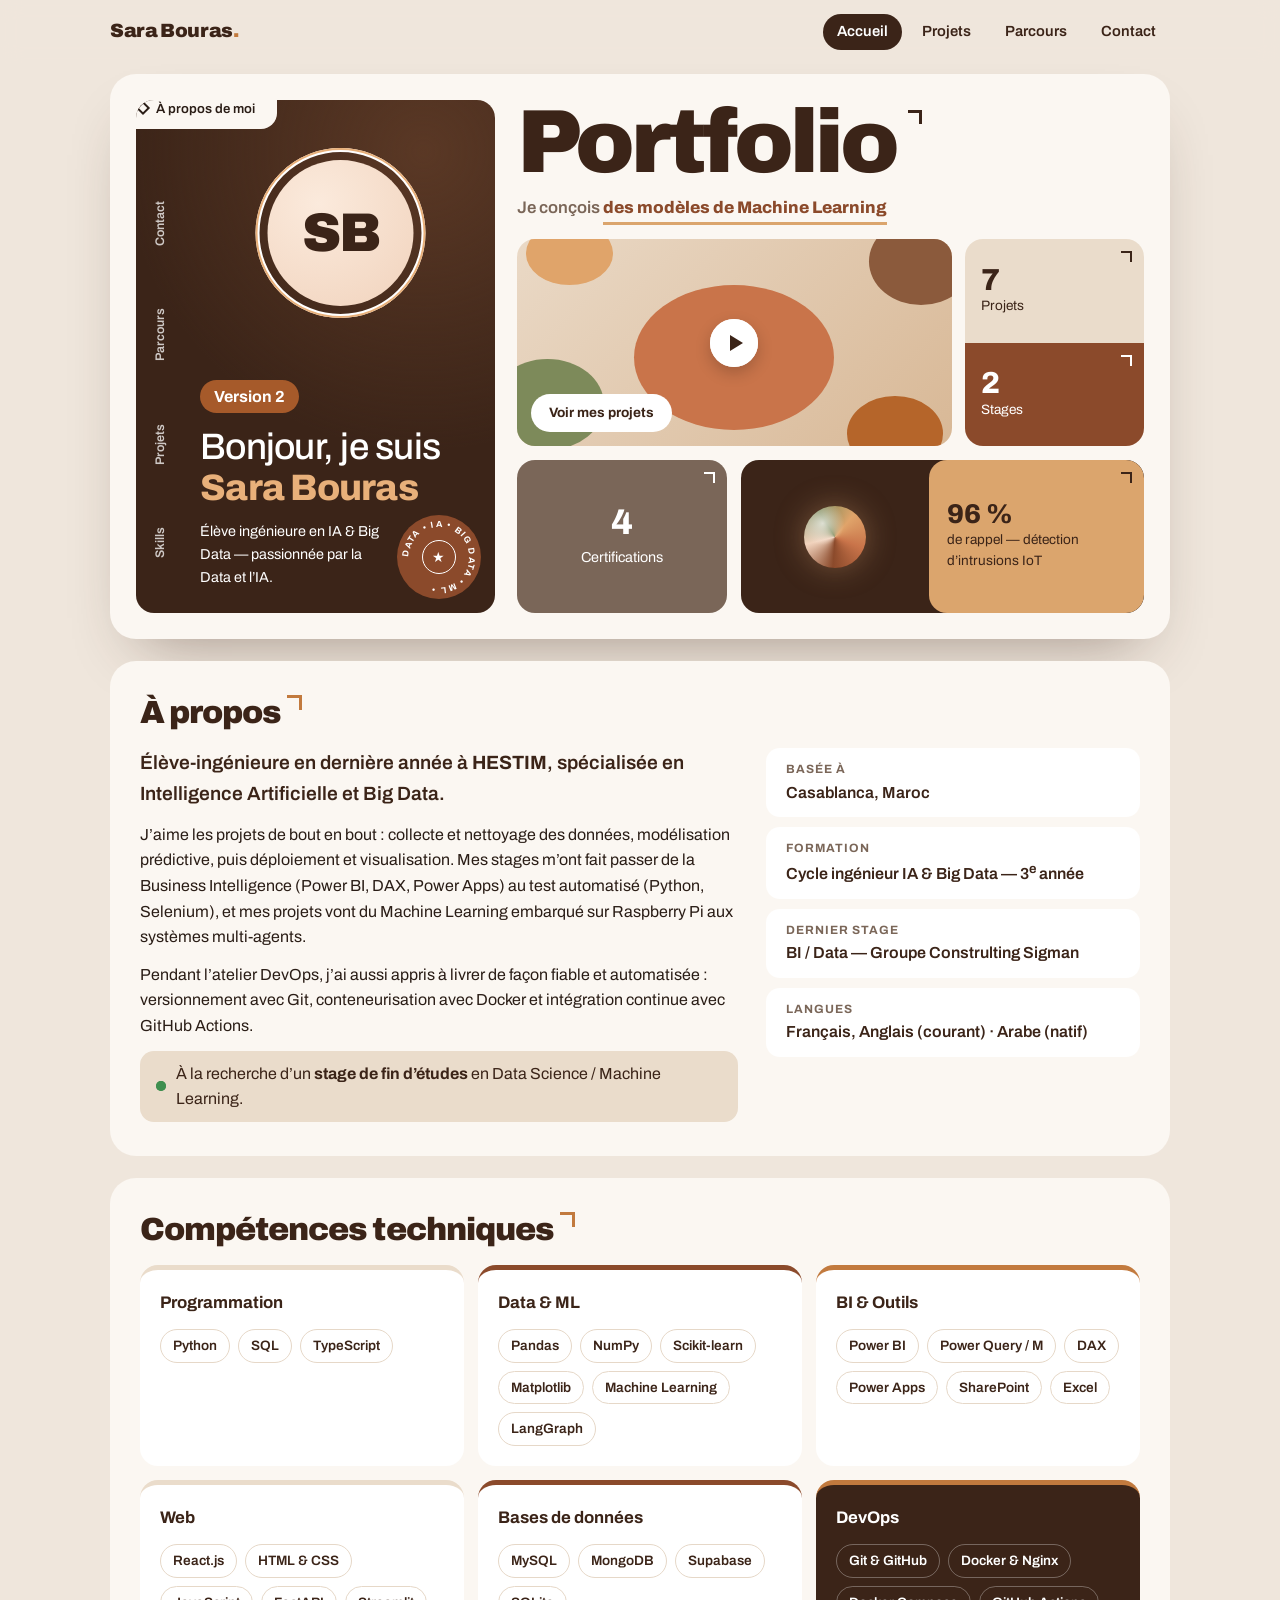
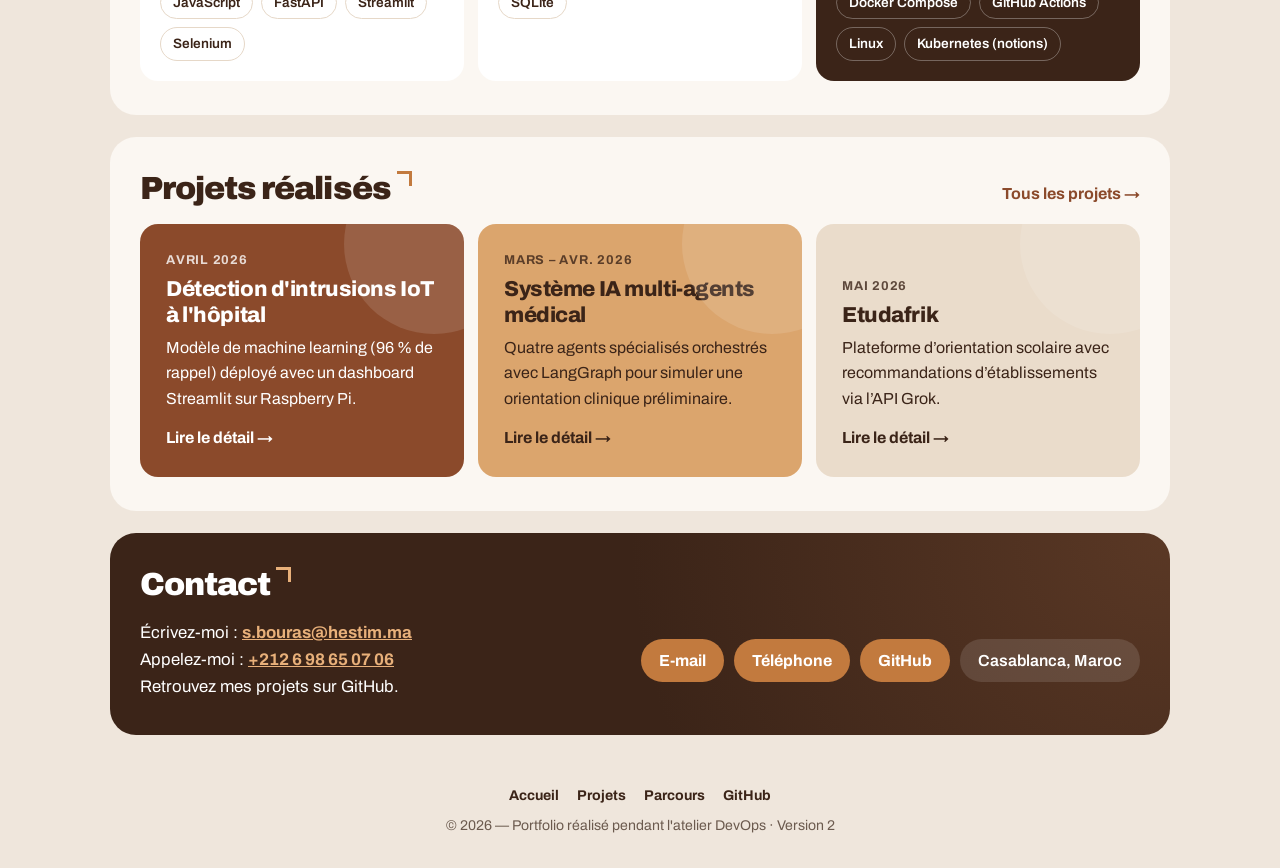
<file: index.html>
<!DOCTYPE html>
<html lang="fr">
<head>
  <meta charset="UTF-8">
  <meta name="viewport" content="width=device-width, initial-scale=1.0">
  <title>Portfolio — Sara Bouras</title>
  <meta name="description" content="Sara Bouras, élève ingénieure en IA &amp; Big Data à HESTIM : projets Data Science, Machine Learning, BI et DevOps.">
  <link rel="preconnect" href="https://fonts.googleapis.com">
  <link rel="preconnect" href="https://fonts.gstatic.com" crossorigin>
  <link rel="stylesheet" href="https://fonts.googleapis.com/css2?family=Archivo:wght@400;500;600;700;800;900&display=swap">
  <meta name="theme-color" content="#3b2418">
  <link rel="stylesheet" href="css/style.css">
  <script src="js/main.js" defer></script>
</head>
<body>
  <header class="entete">
    <div class="progression" aria-hidden="true"></div>
    <nav class="menu">
      <a class="logo" href="index.html">Sara&nbsp;Bouras<span>.</span></a>
      <button class="burger" type="button" aria-label="Ouvrir le menu" aria-expanded="false" aria-controls="menu-liens"><span></span><span></span><span></span></button>
      <ul id="menu-liens">
        <li><a href="index.html" aria-current="page">Accueil</a></li>
        <li><a href="projets.html">Projets</a></li>
        <li><a href="parcours.html">Parcours</a></li>
        <li><a href="#contact">Contact</a></li>
      </ul>
    </nav>
  </header>

  <main class="planche">
    <section id="accueil" class="hero">
      <!-- Carte profil -->
      <div class="profil">
        <p class="etiquette"><span class="losange" aria-hidden="true"></span> À propos de moi</p>

        <ul class="rail" aria-label="Raccourcis">
          <li><a href="#contact">Contact</a></li>
          <li><a href="parcours.html">Parcours</a></li>
          <li><a href="projets.html">Projets</a></li>
          <li><a href="#competences">Skills</a></li>
        </ul>

        <div class="avatar" aria-hidden="true">
          <span>SB</span>
        </div>

        <span class="badge">Version 2</span>
        <h1>Bonjour, je suis <span>Sara Bouras</span></h1>
        <p>Élève ingénieure en IA &amp; Big Data — passionnée par la Data et l’IA.</p>

        <div class="sceau" aria-hidden="true">
          <svg viewBox="0 0 100 100">
            <defs><path id="cercle" d="M50,50 m-36,0 a36,36 0 1,1 72,0 a36,36 0 1,1 -72,0"/></defs>
            <text><textPath href="#cercle">DATA • IA • BIG DATA • ML •</textPath></text>
          </svg>
          <span class="sceau-coeur">★</span>
        </div>
      </div>

      <!-- Colonne droite : grand titre + tuiles -->
      <div class="vitrine">
        <p class="titre-geant">Portfolio<span class="coin" aria-hidden="true"></span></p>
        <p class="roles">Je conçois <span class="mot" data-mots="des modèles de Machine Learning|des dashboards Power BI|des systèmes multi-agents|des pipelines CI/CD|des applications web">des modèles de Machine Learning</span></p>

        <div class="tuiles">
          <a class="tuile tuile-visuel" href="projets.html">
            <span class="blob b1" aria-hidden="true"></span>
            <span class="blob b2" aria-hidden="true"></span>
            <span class="blob b3" aria-hidden="true"></span>
            <span class="blob b4" aria-hidden="true"></span>
            <span class="blob b5" aria-hidden="true"></span>
            <span class="lecture" aria-hidden="true"></span>
            <span class="bouton">Voir mes projets</span>
          </a>

          <div class="tuile tuile-stats">
            <div class="stat stat-menthe"><strong>7</strong><span>Projets</span></div>
            <div class="stat stat-violet"><strong>2</strong><span>Stages</span></div>
          </div>

          <a class="tuile tuile-grise" href="parcours.html#certifications">
            <strong class="tuile-chiffre">4</strong>
            <span>Certifications</span>
          </a>

          <div class="tuile tuile-duo">
            <div class="duo-noir"><span class="orbe" aria-hidden="true"></span></div>
            <div class="duo-jaune"><strong>96 %</strong><span>de rappel — détection d’intrusions IoT</span></div>
          </div>
        </div>
      </div>
    </section>

    <section id="apropos" class="bloc">
      <h2>À propos</h2>
      <div class="intro">
        <div class="intro-texte">
          <p class="chapeau">Élève-ingénieure en dernière année à <strong>HESTIM</strong>, spécialisée en
            Intelligence Artificielle et Big Data.</p>
          <p>J’aime les projets de bout en bout : collecte et nettoyage des données, modélisation prédictive,
            puis déploiement et visualisation. Mes stages m’ont fait passer de la Business Intelligence
            (Power BI, DAX, Power Apps) au test automatisé (Python, Selenium), et mes projets vont du
            Machine Learning embarqué sur Raspberry Pi aux systèmes multi-agents.</p>
          <p>Pendant l’atelier DevOps, j’ai aussi appris à livrer de façon fiable et automatisée :
            versionnement avec Git, conteneurisation avec Docker et intégration continue avec GitHub Actions.</p>
          <p class="recherche"><span class="point" aria-hidden="true"></span><span>À la recherche d’un
            <strong>stage de fin d’études</strong> en Data Science / Machine Learning.</span></p>
        </div>
        <dl class="faits">
          <div><dt>Basée à</dt><dd>Casablanca, Maroc</dd></div>
          <div><dt>Formation</dt><dd>Cycle ingénieur IA &amp; Big Data — 3<sup>e</sup> année</dd></div>
          <div><dt>Dernier stage</dt><dd>BI / Data — Groupe Construlting Sigman</dd></div>
          <div><dt>Langues</dt><dd>Français, Anglais (courant) · Arabe (natif)</dd></div>
        </dl>
      </div>
    </section>

    <section id="competences" class="bloc">
      <h2>Compétences techniques</h2>
      <div class="groupes">
        <div class="groupe">
          <h3>Programmation</h3>
          <ul class="tags"><li>Python</li><li>SQL</li><li>TypeScript</li></ul>
        </div>
        <div class="groupe">
          <h3>Data &amp; ML</h3>
          <ul class="tags"><li>Pandas</li><li>NumPy</li><li>Scikit-learn</li><li>Matplotlib</li><li>Machine Learning</li><li>LangGraph</li></ul>
        </div>
        <div class="groupe">
          <h3>BI &amp; Outils</h3>
          <ul class="tags"><li>Power BI</li><li>Power Query / M</li><li>DAX</li><li>Power Apps</li><li>SharePoint</li><li>Excel</li></ul>
        </div>
        <div class="groupe">
          <h3>Web</h3>
          <ul class="tags"><li>React.js</li><li>HTML &amp; CSS</li><li>JavaScript</li><li>FastAPI</li><li>Streamlit</li><li>Selenium</li></ul>
        </div>
        <div class="groupe">
          <h3>Bases de données</h3>
          <ul class="tags"><li>MySQL</li><li>MongoDB</li><li>Supabase</li><li>SQLite</li></ul>
        </div>
        <div class="groupe groupe-devops">
          <h3>DevOps</h3>
          <ul class="tags"><li>Git &amp; GitHub</li><li>Docker &amp; Nginx</li><li>Docker Compose</li><li>GitHub Actions</li><li>Linux</li><li>Kubernetes (notions)</li></ul>
        </div>
      </div>
    </section>

    <section id="projets" class="bloc">
      <div class="bloc-tete">
        <h2>Projets réalisés</h2>
        <a class="lien-fleche" href="projets.html">Tous les projets <span aria-hidden="true">→</span></a>
      </div>
      <div class="projets">
        <article class="projet">
          <p class="projet-date">Avril 2026</p>
          <h3>Détection d'intrusions IoT à l'hôpital</h3>
          <p>Modèle de machine learning (96 % de rappel) déployé avec un dashboard Streamlit sur Raspberry Pi.</p>
          <a class="projet-lien" href="projets.html#iot">Lire le détail →</a>
        </article>
        <article class="projet">
          <p class="projet-date">Mars – Avr. 2026</p>
          <h3>Système IA multi-agents médical</h3>
          <p>Quatre agents spécialisés orchestrés avec LangGraph pour simuler une orientation clinique préliminaire.</p>
          <a class="projet-lien" href="projets.html#multi-agents">Lire le détail →</a>
        </article>
        <article class="projet">
          <p class="projet-date">Mai 2026</p>
          <h3>Etudafrik</h3>
          <p>Plateforme d’orientation scolaire avec recommandations d’établissements via l’API Grok.</p>
          <a class="projet-lien" href="projets.html#etudafrik">Lire le détail →</a>
        </article>
      </div>
    </section>

    <section id="contact" class="bloc">
      <h2>Contact</h2>
      <div class="contact-grille">
        <div>
          <p>Écrivez-moi : <a href="mailto:s.bouras@hestim.ma">s.bouras@hestim.ma</a></p>
          <p>Appelez-moi : <a href="tel:+212698650706">+212 6 98 65 07 06</a></p>
          <p>Retrouvez mes projets sur GitHub.</p>
        </div>
        <ul class="contact-liens">
          <li><a class="pastille" href="mailto:s.bouras@hestim.ma">E-mail</a></li>
          <li><a class="pastille" href="tel:+212698650706">Téléphone</a></li>
          <li><a class="pastille" href="https://github.com/SiriusRalph">GitHub</a></li>
          <li><span class="pastille pastille-calme">Casablanca, Maroc</span></li>
        </ul>
      </div>
    </section>
  </main>

  <footer class="pied">
    <nav class="pied-liens" aria-label="Pied de page">
      <a href="index.html">Accueil</a><a href="projets.html">Projets</a><a href="parcours.html">Parcours</a><a href="https://github.com/SiriusRalph">GitHub</a>
    </nav>
    <p>© 2026 — Portfolio réalisé pendant l'atelier DevOps · Version 2</p>
  </footer>
  <a class="haut" href="#" aria-label="Revenir en haut de la page">↑</a>
</body>
</html>
</file>
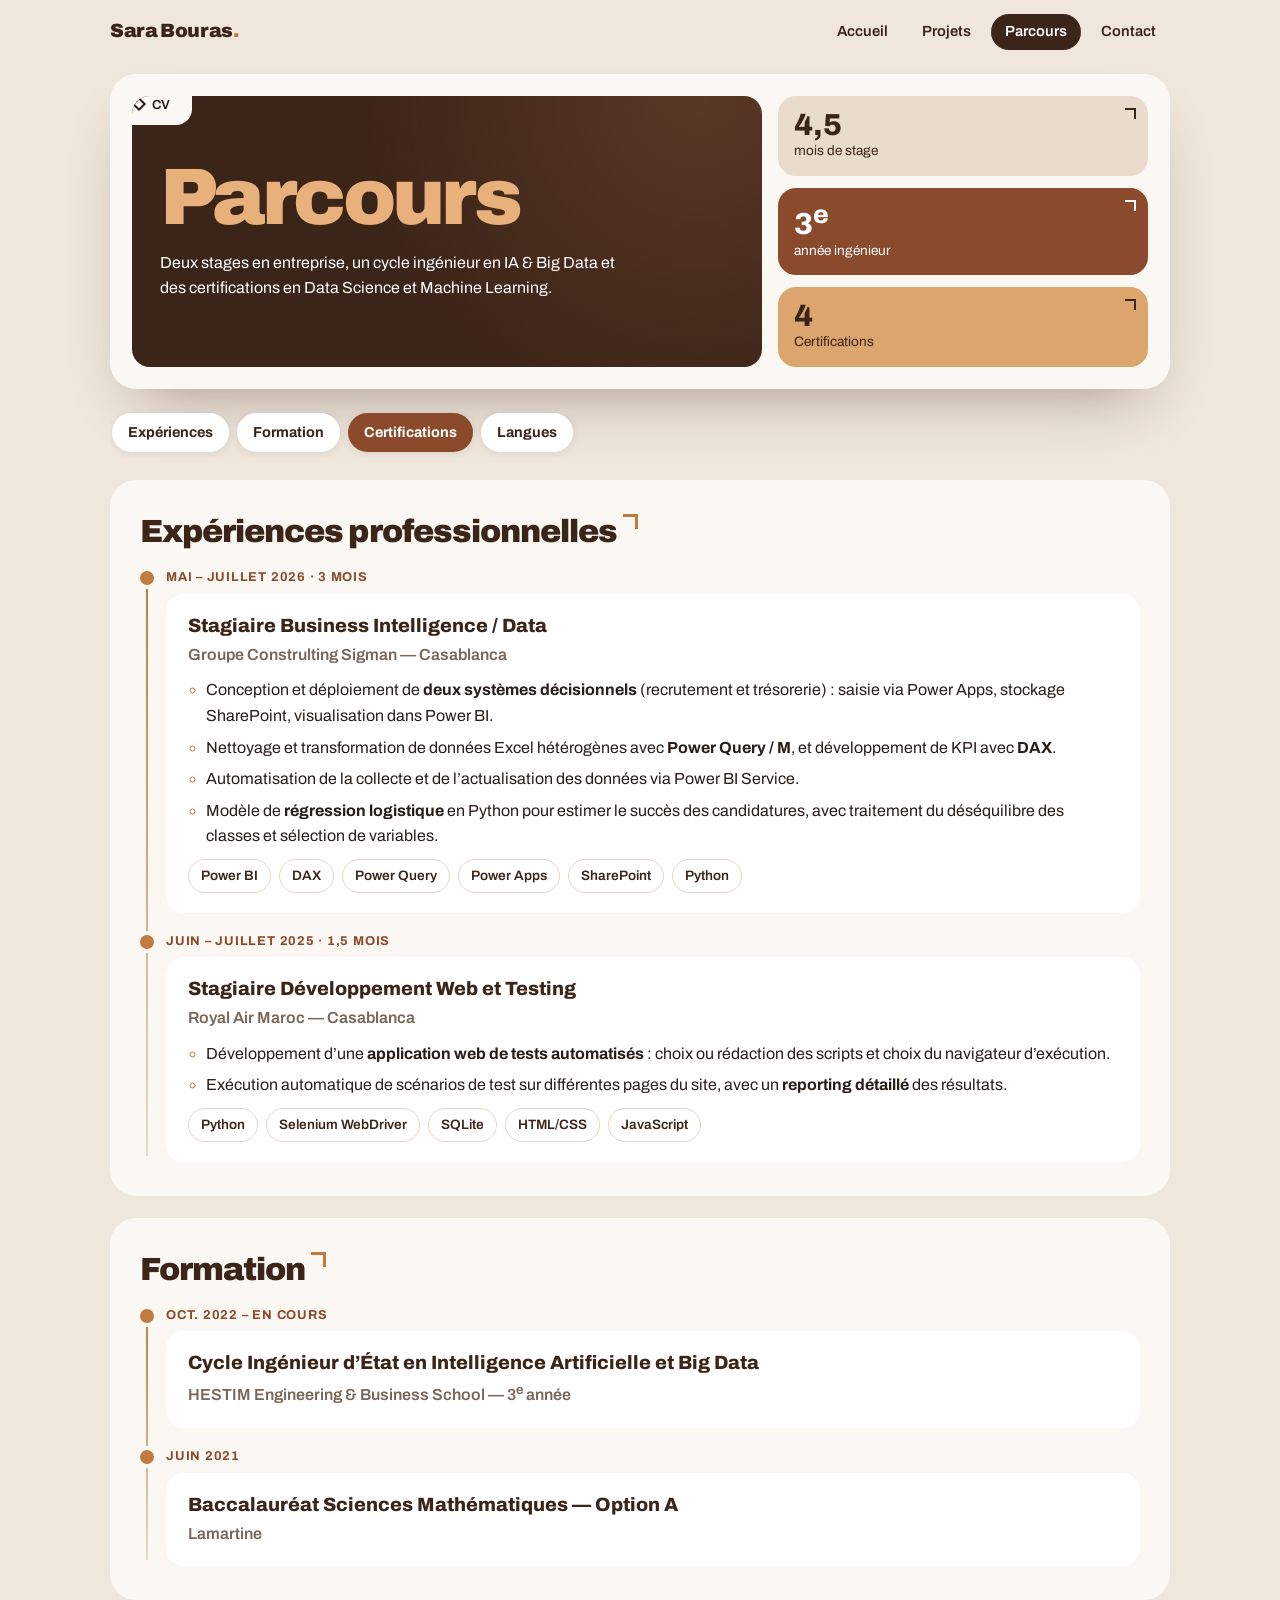
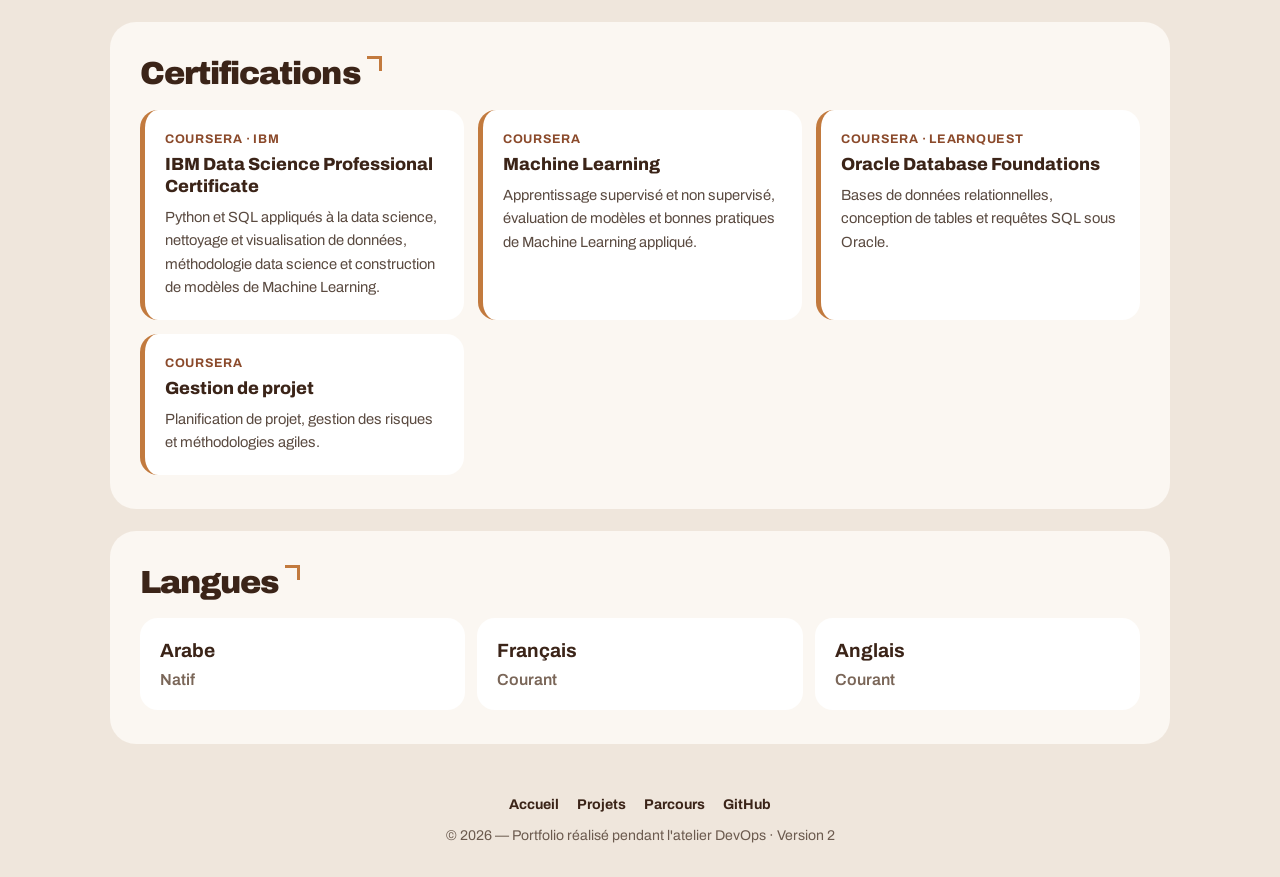
<file: parcours.html>
<!DOCTYPE html>
<html lang="fr">
<head>
  <meta charset="UTF-8">
  <meta name="viewport" content="width=device-width, initial-scale=1.0">
  <title>Parcours — Sara Bouras</title>
  <meta name="description" content="Parcours de Sara Bouras : expériences, formation, certifications et langues.">
  <link rel="preconnect" href="https://fonts.googleapis.com">
  <link rel="preconnect" href="https://fonts.gstatic.com" crossorigin>
  <link rel="stylesheet" href="https://fonts.googleapis.com/css2?family=Archivo:wght@400;500;600;700;800;900&display=swap">
  <meta name="theme-color" content="#3b2418">
  <link rel="stylesheet" href="css/style.css">
  <script src="js/main.js" defer></script>
</head>
<body>
  <header class="entete">
    <div class="progression" aria-hidden="true"></div>
    <nav class="menu">
      <a class="logo" href="index.html">Sara&nbsp;Bouras<span>.</span></a>
      <button class="burger" type="button" aria-label="Ouvrir le menu" aria-expanded="false" aria-controls="menu-liens"><span></span><span></span><span></span></button>
      <ul id="menu-liens">
        <li><a href="index.html">Accueil</a></li>
        <li><a href="projets.html">Projets</a></li>
        <li><a href="parcours.html" aria-current="page">Parcours</a></li>
        <li><a href="index.html#contact">Contact</a></li>
      </ul>
    </nav>
  </header>

  <main class="planche">
    <section class="page-tete">
      <div class="page-titre">
        <p class="etiquette"><span class="losange" aria-hidden="true"></span> CV</p>
        <h1>Parcours</h1>
        <p>Deux stages en entreprise, un cycle ingénieur en IA &amp; Big Data et des certifications en
          Data Science et Machine Learning.</p>
      </div>
      <div class="page-chiffres">
        <div class="stat stat-menthe"><strong>4,5</strong><span>mois de stage</span></div>
        <div class="stat stat-violet"><strong>3<sup>e</sup></strong><span>année ingénieur</span></div>
        <div class="stat stat-jaune"><strong>4</strong><span>Certifications</span></div>
      </div>
    </section>

    <nav class="sommaire" aria-label="Sections">
      <a href="#experiences">Expériences</a>
      <a href="#formation">Formation</a>
      <a href="#certifications">Certifications</a>
      <a href="#langues">Langues</a>
    </nav>

    <section id="experiences" class="bloc">
      <h2>Expériences professionnelles</h2>
      <ol class="frise">
        <li class="etape">
          <p class="etape-date">Mai – Juillet 2026 · 3 mois</p>
          <div class="etape-carte">
            <h3>Stagiaire Business Intelligence / Data</h3>
            <p class="etape-lieu">Groupe Construlting Sigman — Casablanca</p>
            <ul class="puces">
              <li>Conception et déploiement de <strong>deux systèmes décisionnels</strong> (recrutement et
                trésorerie) : saisie via Power Apps, stockage SharePoint, visualisation dans Power BI.</li>
              <li>Nettoyage et transformation de données Excel hétérogènes avec <strong>Power Query / M</strong>,
                et développement de KPI avec <strong>DAX</strong>.</li>
              <li>Automatisation de la collecte et de l’actualisation des données via Power BI Service.</li>
              <li>Modèle de <strong>régression logistique</strong> en Python pour estimer le succès des
                candidatures, avec traitement du déséquilibre des classes et sélection de variables.</li>
            </ul>
            <ul class="tags"><li>Power BI</li><li>DAX</li><li>Power Query</li><li>Power Apps</li><li>SharePoint</li><li>Python</li></ul>
          </div>
        </li>
        <li class="etape">
          <p class="etape-date">Juin – Juillet 2025 · 1,5 mois</p>
          <div class="etape-carte">
            <h3>Stagiaire Développement Web et Testing</h3>
            <p class="etape-lieu">Royal Air Maroc — Casablanca</p>
            <ul class="puces">
              <li>Développement d’une <strong>application web de tests automatisés</strong> : choix ou rédaction
                des scripts et choix du navigateur d’exécution.</li>
              <li>Exécution automatique de scénarios de test sur différentes pages du site, avec un
                <strong>reporting détaillé</strong> des résultats.</li>
            </ul>
            <ul class="tags"><li>Python</li><li>Selenium WebDriver</li><li>SQLite</li><li>HTML/CSS</li><li>JavaScript</li></ul>
          </div>
        </li>
      </ol>
    </section>

    <section id="formation" class="bloc">
      <h2>Formation</h2>
      <ol class="frise">
        <li class="etape">
          <p class="etape-date">Oct. 2022 – en cours</p>
          <div class="etape-carte">
            <h3>Cycle Ingénieur d’État en Intelligence Artificielle et Big Data</h3>
            <p class="etape-lieu">HESTIM Engineering &amp; Business School — 3<sup>e</sup> année</p>
          </div>
        </li>
        <li class="etape">
          <p class="etape-date">Juin 2021</p>
          <div class="etape-carte">
            <h3>Baccalauréat Sciences Mathématiques — Option A</h3>
            <p class="etape-lieu">Lamartine</p>
          </div>
        </li>
      </ol>
    </section>

    <section id="certifications" class="bloc">
      <h2>Certifications</h2>
      <div class="certifs">
        <article class="certif">
          <p class="certif-org">Coursera · IBM</p>
          <h3>IBM Data Science Professional Certificate</h3>
          <p>Python et SQL appliqués à la data science, nettoyage et visualisation de données, méthodologie
            data science et construction de modèles de Machine Learning.</p>
        </article>
        <article class="certif">
          <p class="certif-org">Coursera</p>
          <h3>Machine Learning</h3>
          <p>Apprentissage supervisé et non supervisé, évaluation de modèles et bonnes pratiques de Machine
            Learning appliqué.</p>
        </article>
        <article class="certif">
          <p class="certif-org">Coursera · LearnQuest</p>
          <h3>Oracle Database Foundations</h3>
          <p>Bases de données relationnelles, conception de tables et requêtes SQL sous Oracle.</p>
        </article>
        <article class="certif">
          <p class="certif-org">Coursera</p>
          <h3>Gestion de projet</h3>
          <p>Planification de projet, gestion des risques et méthodologies agiles.</p>
        </article>
      </div>
    </section>

    <section id="langues" class="bloc">
      <h2>Langues</h2>
      <ul class="langues">
        <li><strong>Arabe</strong><span>Natif</span></li>
        <li><strong>Français</strong><span>Courant</span></li>
        <li><strong>Anglais</strong><span>Courant</span></li>
      </ul>
    </section>
  </main>

  <footer class="pied">
    <nav class="pied-liens" aria-label="Pied de page">
      <a href="index.html">Accueil</a><a href="projets.html">Projets</a><a href="parcours.html">Parcours</a><a href="https://github.com/SiriusRalph">GitHub</a>
    </nav>
    <p>© 2026 — Portfolio réalisé pendant l'atelier DevOps · Version 2</p>
  </footer>
  <a class="haut" href="#" aria-label="Revenir en haut de la page">↑</a>
</body>
</html>
</file>
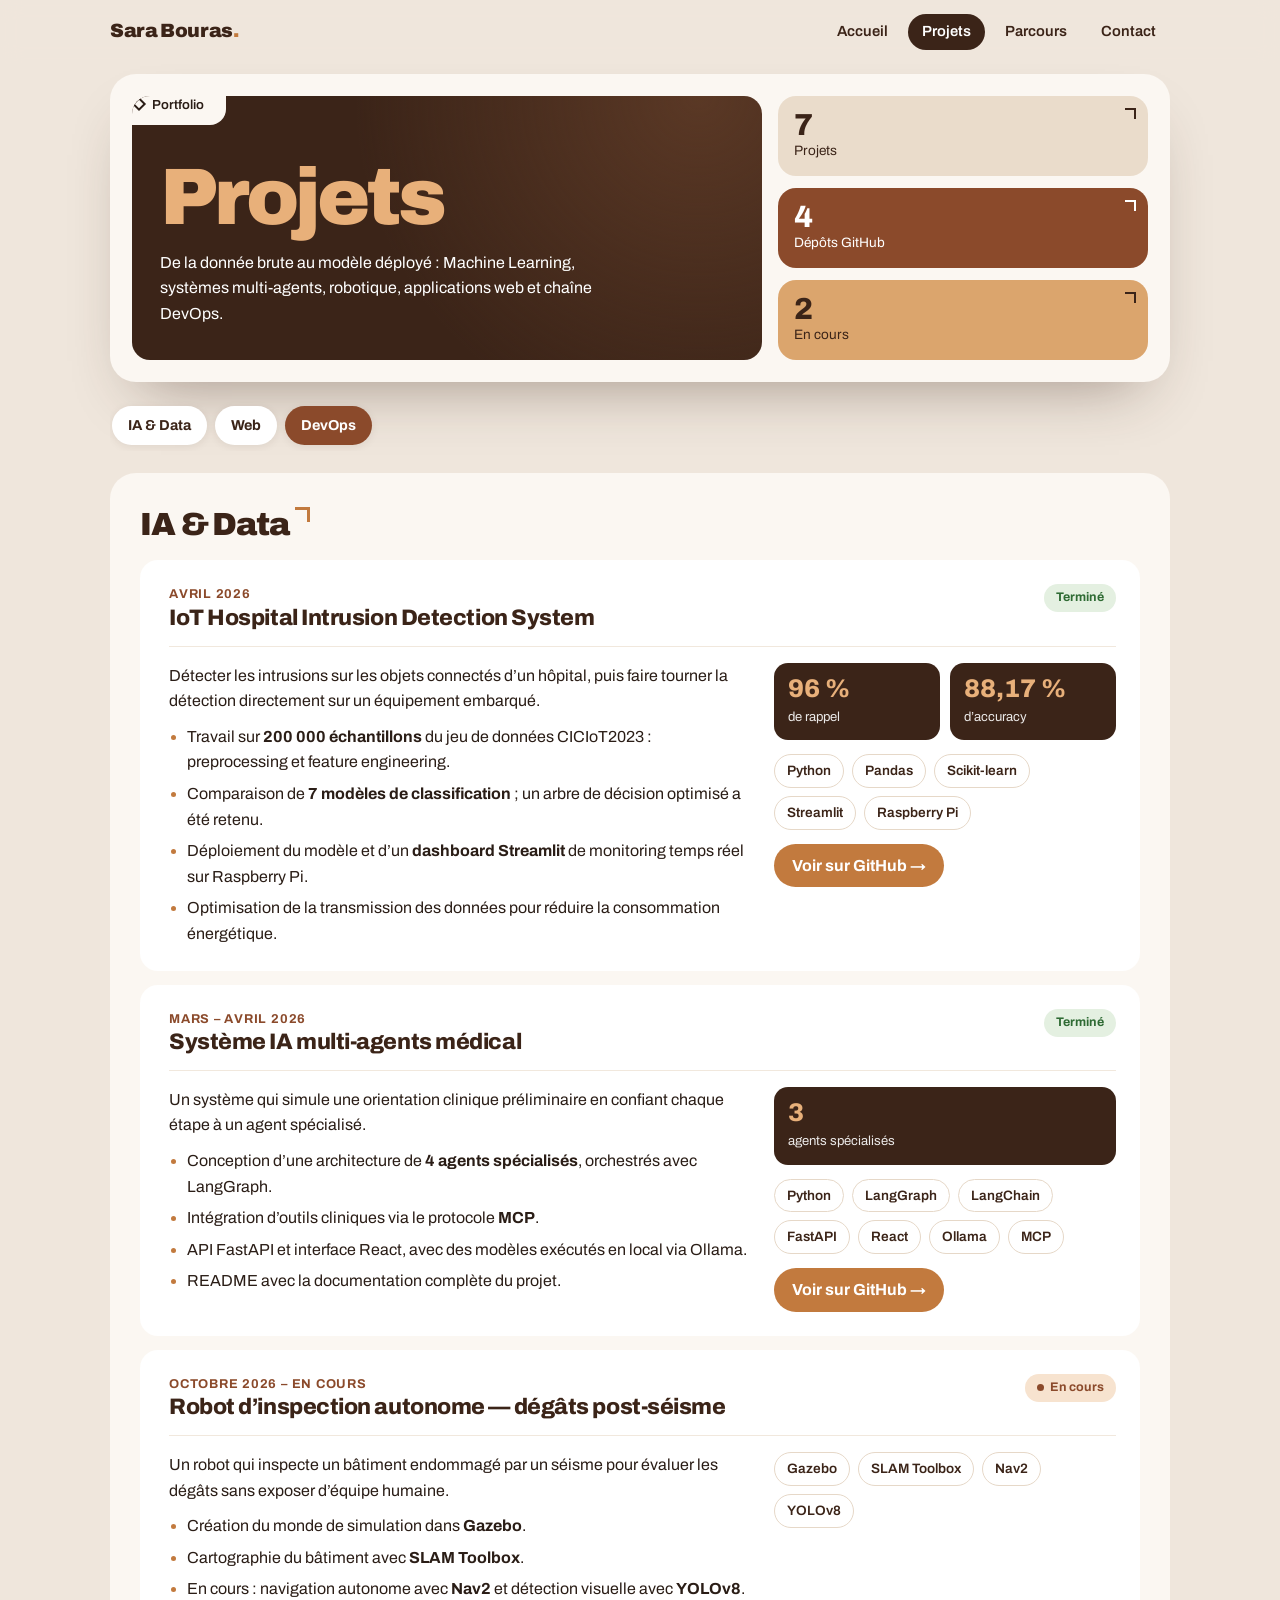
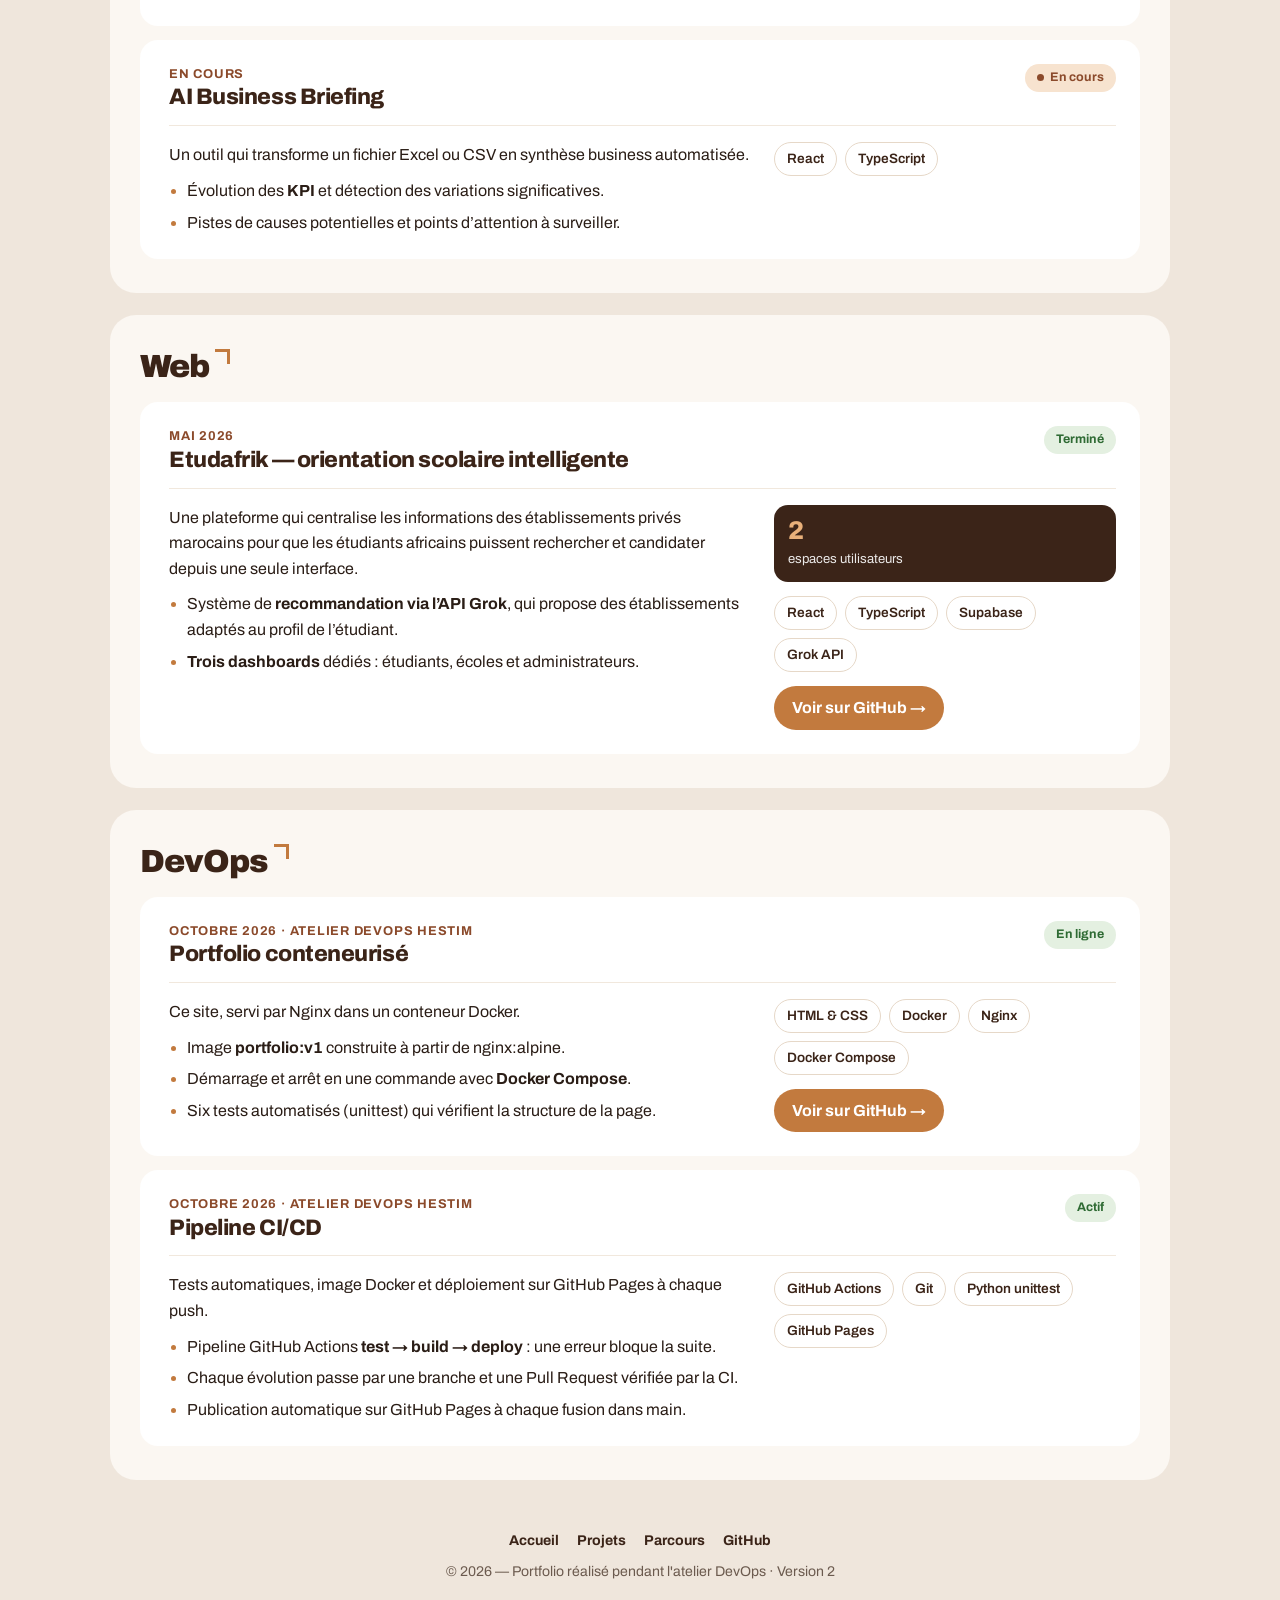
<file: projets.html>
<!DOCTYPE html>
<html lang="fr">
<head>
  <meta charset="UTF-8">
  <meta name="viewport" content="width=device-width, initial-scale=1.0">
  <title>Projets — Sara Bouras</title>
  <meta name="description" content="Projets de Sara Bouras : IA, Machine Learning, Data, Web et DevOps.">
  <link rel="preconnect" href="https://fonts.googleapis.com">
  <link rel="preconnect" href="https://fonts.gstatic.com" crossorigin>
  <link rel="stylesheet" href="https://fonts.googleapis.com/css2?family=Archivo:wght@400;500;600;700;800;900&display=swap">
  <meta name="theme-color" content="#3b2418">
  <link rel="stylesheet" href="css/style.css">
  <script src="js/main.js" defer></script>
</head>
<body>
  <header class="entete">
    <div class="progression" aria-hidden="true"></div>
    <nav class="menu">
      <a class="logo" href="index.html">Sara&nbsp;Bouras<span>.</span></a>
      <button class="burger" type="button" aria-label="Ouvrir le menu" aria-expanded="false" aria-controls="menu-liens"><span></span><span></span><span></span></button>
      <ul id="menu-liens">
        <li><a href="index.html">Accueil</a></li>
        <li><a href="projets.html" aria-current="page">Projets</a></li>
        <li><a href="parcours.html">Parcours</a></li>
        <li><a href="index.html#contact">Contact</a></li>
      </ul>
    </nav>
  </header>

  <main class="planche">
    <section class="page-tete">
      <div class="page-titre">
        <p class="etiquette"><span class="losange" aria-hidden="true"></span> Portfolio</p>
        <h1>Projets</h1>
        <p>De la donnée brute au modèle déployé : Machine Learning, systèmes multi-agents, robotique,
          applications web et chaîne DevOps.</p>
      </div>
      <div class="page-chiffres">
        <div class="stat stat-menthe"><strong>7</strong><span>Projets</span></div>
        <div class="stat stat-violet"><strong>4</strong><span>Dépôts GitHub</span></div>
        <div class="stat stat-jaune"><strong>2</strong><span>En cours</span></div>
      </div>
    </section>

    <nav class="sommaire" aria-label="Catégories">
      <a href="#ia-data">IA &amp; Data</a>
      <a href="#web">Web</a>
      <a href="#devops">DevOps</a>
    </nav>

    <!-- ===== IA & Data ===== -->
    <section id="ia-data" class="bloc">
      <h2>IA &amp; Data</h2>

      <article id="iot" class="fiche">
        <header class="fiche-tete">
          <div>
            <p class="fiche-date">Avril 2026</p>
            <h3>IoT Hospital Intrusion Detection System</h3>
          </div>
          <span class="statut statut-fini">Terminé</span>
        </header>
        <div class="fiche-corps">
          <div class="fiche-texte">
            <p>Détecter les intrusions sur les objets connectés d’un hôpital, puis faire tourner la détection
              directement sur un équipement embarqué.</p>
            <ul class="puces">
              <li>Travail sur <strong>200 000 échantillons</strong> du jeu de données CICIoT2023 :
                preprocessing et feature engineering.</li>
              <li>Comparaison de <strong>7 modèles de classification</strong> ; un arbre de décision optimisé
                a été retenu.</li>
              <li>Déploiement du modèle et d’un <strong>dashboard Streamlit</strong> de monitoring temps réel sur
                Raspberry Pi.</li>
              <li>Optimisation de la transmission des données pour réduire la consommation énergétique.</li>
            </ul>
          </div>
          <aside class="fiche-cote">
            <div class="chiffres">
              <div><strong>96 %</strong><span>de rappel</span></div>
              <div><strong>88,17 %</strong><span>d’accuracy</span></div>
            </div>
            <ul class="tags"><li>Python</li><li>Pandas</li><li>Scikit-learn</li><li>Streamlit</li><li>Raspberry Pi</li></ul>
            <a class="pastille" href="https://github.com/SiriusRalph/iomt-intrusion-detection">Voir sur GitHub →</a>
          </aside>
        </div>
      </article>

      <article id="multi-agents" class="fiche">
        <header class="fiche-tete">
          <div>
            <p class="fiche-date">Mars – Avril 2026</p>
            <h3>Système IA multi-agents médical</h3>
          </div>
          <span class="statut statut-fini">Terminé</span>
        </header>
        <div class="fiche-corps">
          <div class="fiche-texte">
            <p>Un système qui simule une orientation clinique préliminaire en confiant chaque étape à un
              agent spécialisé.</p>
            <ul class="puces">
              <li>Conception d’une architecture de <strong>4 agents spécialisés</strong>, orchestrés avec
                LangGraph.</li>
              <li>Intégration d’outils cliniques via le protocole <strong>MCP</strong>.</li>
              <li>API FastAPI et interface React, avec des modèles exécutés en local via Ollama.</li>
              <li>README avec la documentation complète du projet.</li>
            </ul>
          </div>
          <aside class="fiche-cote">
            <div class="chiffres">
              <div><strong>4</strong><span>agents spécialisés</span></div>
            </div>
            <ul class="tags"><li>Python</li><li>LangGraph</li><li>LangChain</li><li>FastAPI</li><li>React</li><li>Ollama</li><li>MCP</li></ul>
            <a class="pastille" href="https://github.com/SiriusRalph/Projet-agentic-AI">Voir sur GitHub →</a>
          </aside>
        </div>
      </article>

      <article id="robot" class="fiche">
        <header class="fiche-tete">
          <div>
            <p class="fiche-date">Octobre 2026 – en cours</p>
            <h3>Robot d’inspection autonome — dégâts post-séisme</h3>
          </div>
          <span class="statut statut-cours">En cours</span>
        </header>
        <div class="fiche-corps">
          <div class="fiche-texte">
            <p>Un robot qui inspecte un bâtiment endommagé par un séisme pour évaluer les dégâts sans
              exposer d’équipe humaine.</p>
            <ul class="puces">
              <li>Création du monde de simulation dans <strong>Gazebo</strong>.</li>
              <li>Cartographie du bâtiment avec <strong>SLAM Toolbox</strong>.</li>
              <li>En cours : navigation autonome avec <strong>Nav2</strong> et détection visuelle avec
                <strong>YOLOv8</strong>.</li>
            </ul>
          </div>
          <aside class="fiche-cote">
            <ul class="tags"><li>Gazebo</li><li>SLAM Toolbox</li><li>Nav2</li><li>YOLOv8</li></ul>
          </aside>
        </div>
      </article>

      <article id="briefing" class="fiche">
        <header class="fiche-tete">
          <div>
            <p class="fiche-date">En cours</p>
            <h3>AI Business Briefing</h3>
          </div>
          <span class="statut statut-cours">En cours</span>
        </header>
        <div class="fiche-corps">
          <div class="fiche-texte">
            <p>Un outil qui transforme un fichier Excel ou CSV en synthèse business automatisée.</p>
            <ul class="puces">
              <li>Évolution des <strong>KPI</strong> et détection des variations significatives.</li>
              <li>Pistes de causes potentielles et points d’attention à surveiller.</li>
            </ul>
          </div>
          <aside class="fiche-cote">
            <ul class="tags"><li>React</li><li>TypeScript</li></ul>
          </aside>
        </div>
      </article>
    </section>

    <!-- ===== Web ===== -->
    <section id="web" class="bloc">
      <h2>Web</h2>

      <article id="etudafrik" class="fiche">
        <header class="fiche-tete">
          <div>
            <p class="fiche-date">Mai 2026</p>
            <h3>Etudafrik — orientation scolaire intelligente</h3>
          </div>
          <span class="statut statut-fini">Terminé</span>
        </header>
        <div class="fiche-corps">
          <div class="fiche-texte">
            <p>Une plateforme qui centralise les informations des établissements privés marocains pour que
              les étudiants africains puissent rechercher et candidater depuis une seule interface.</p>
            <ul class="puces">
              <li>Système de <strong>recommandation via l’API Grok</strong>, qui propose des établissements
                adaptés au profil de l’étudiant.</li>
              <li><strong>Trois dashboards</strong> dédiés : étudiants, écoles et administrateurs.</li>
            </ul>
          </div>
          <aside class="fiche-cote">
            <div class="chiffres">
              <div><strong>3</strong><span>espaces utilisateurs</span></div>
            </div>
            <ul class="tags"><li>React</li><li>TypeScript</li><li>Supabase</li><li>Grok API</li></ul>
            <a class="pastille" href="https://github.com/SiriusRalph/etudafrik">Voir sur GitHub →</a>
          </aside>
        </div>
      </article>
    </section>

    <!-- ===== DevOps ===== -->
    <section id="devops" class="bloc">
      <h2>DevOps</h2>

      <article id="portfolio" class="fiche">
        <header class="fiche-tete">
          <div>
            <p class="fiche-date">Octobre 2026 · Atelier DevOps HESTIM</p>
            <h3>Portfolio conteneurisé</h3>
          </div>
          <span class="statut statut-fini">En ligne</span>
        </header>
        <div class="fiche-corps">
          <div class="fiche-texte">
            <p>Ce site, servi par Nginx dans un conteneur Docker.</p>
            <ul class="puces">
              <li>Image <strong>portfolio:v1</strong> construite à partir de nginx:alpine.</li>
              <li>Démarrage et arrêt en une commande avec <strong>Docker Compose</strong>.</li>
              <li>Six tests automatisés (unittest) qui vérifient la structure de la page.</li>
            </ul>
          </div>
          <aside class="fiche-cote">
            <ul class="tags"><li>HTML &amp; CSS</li><li>Docker</li><li>Nginx</li><li>Docker Compose</li></ul>
            <a class="pastille" href="https://github.com/SiriusRalph/portfolio-devops">Voir sur GitHub →</a>
          </aside>
        </div>
      </article>

      <article id="pipeline" class="fiche">
        <header class="fiche-tete">
          <div>
            <p class="fiche-date">Octobre 2026 · Atelier DevOps HESTIM</p>
            <h3>Pipeline CI/CD</h3>
          </div>
          <span class="statut statut-fini">Actif</span>
        </header>
        <div class="fiche-corps">
          <div class="fiche-texte">
            <p>Tests automatiques, image Docker et déploiement sur GitHub Pages à chaque push.</p>
            <ul class="puces">
              <li>Pipeline GitHub Actions <strong>test → build → deploy</strong> : une erreur bloque la suite.</li>
              <li>Chaque évolution passe par une branche et une Pull Request vérifiée par la CI.</li>
              <li>Publication automatique sur GitHub Pages à chaque fusion dans main.</li>
            </ul>
          </div>
          <aside class="fiche-cote">
            <ul class="tags"><li>GitHub Actions</li><li>Git</li><li>Python unittest</li><li>GitHub Pages</li></ul>
          </aside>
        </div>
      </article>
    </section>
  </main>

  <footer class="pied">
    <nav class="pied-liens" aria-label="Pied de page">
      <a href="index.html">Accueil</a><a href="projets.html">Projets</a><a href="parcours.html">Parcours</a><a href="https://github.com/SiriusRalph">GitHub</a>
    </nav>
    <p>© 2026 — Portfolio réalisé pendant l'atelier DevOps · Version 2</p>
  </footer>
  <a class="haut" href="#" aria-label="Revenir en haut de la page">↑</a>
</body>
</html>
</file>
<file: css/style.css>
/* Portfolio DevOps — feuille de style (style « bento », charte brune, animations) */
:root {
  --principale: #3b2418;   /* expresso : titres, carte profil, tuiles sombres */
  --accent: #8b4a2b;       /* cannelle */
  --orange: #c27a3e;       /* caramel : détails, puces */
  --clair: #e8b07a;        /* caramel clair : nom sur fond sombre, chiffres */
  --fond: #efe6dc;         /* sable */
  --planche: #fbf7f2;      /* crème */
  --texte: #2a1d16;
  --gris: #7a6658;         /* taupe */
  --rose: #f1d3bd;
  --menthe: #eadccb;       /* latte */
  --violet: #8b4a2b;       /* cannelle */
  --jaune: #dba56d;        /* caramel */
  --rayon: 18px;
  --ombre: 0 30px 60px -30px rgba(59, 36, 24, .45);
  --ressort: cubic-bezier(.2, .8, .2, 1);
}

* { box-sizing: border-box; margin: 0; padding: 0; }

html { scroll-behavior: smooth; }

body {
  font-family: "Archivo", "Segoe UI", Helvetica, Arial, sans-serif;
  color: var(--texte);
  background: var(--fond);
  line-height: 1.6;
  overflow-x: hidden;
}

::selection { background: var(--jaune); color: var(--principale); }

/* ===== En-tête, menu et barre de progression ===== */
.entete {
  position: sticky; top: 0; z-index: 20;
  background: rgba(239, 230, 220, .82);
  backdrop-filter: blur(10px);
  transition: box-shadow .3s, background .3s;
}
.entete.defile { background: rgba(251, 247, 242, .92); box-shadow: 0 8px 24px -16px rgba(59, 36, 24, .5); }
.progression {
  position: absolute; left: 0; bottom: 0; height: 3px; width: 100%;
  background: linear-gradient(90deg, var(--accent), var(--clair));
  transform: scaleX(0); transform-origin: left;
}
.menu {
  max-width: 1100px; margin: auto; padding: 14px 20px;
  display: flex; justify-content: space-between; align-items: center; flex-wrap: wrap;
}
.menu a { color: var(--principale); text-decoration: none; }
.logo { font-weight: 900; font-size: 1.2rem; letter-spacing: -.02em; }
.logo span { color: var(--orange); display: inline-block; animation: battement 2.4s ease-in-out infinite; }
.menu ul { list-style: none; display: flex; gap: 6px; }
.menu ul a {
  position: relative; display: block; padding: 6px 14px; border-radius: 30px; white-space: nowrap;
  font-weight: 600; font-size: .92rem; transition: background .25s, color .25s;
}
.menu ul a:hover, .menu ul a[aria-current="page"] { background: var(--principale); color: #fff; }
.burger { display: none; }

/* ===== Planche principale ===== */
.planche { max-width: 1100px; margin: auto; padding: 10px 20px 40px; }

/* ===== Section d'accueil (bento) ===== */
.hero {
  display: grid; grid-template-columns: minmax(280px, 1fr) 1.75fr; gap: 22px;
  background: var(--planche); border-radius: 26px; padding: 26px;
  box-shadow: var(--ombre);
}

/* Carte profil */
.profil {
  position: relative; display: flex; flex-direction: column; justify-content: flex-end;
  min-height: 460px; padding: 70px 22px 24px 64px; overflow: hidden;
  background: radial-gradient(circle at 80% 10%, #5a3825 0, transparent 55%), var(--principale);
  color: #fff; border-radius: var(--rayon);
  animation: glisse-gauche .9s var(--ressort) both;
}
.etiquette {
  position: absolute; top: -2px; left: 0; z-index: 2;
  display: flex; align-items: center; gap: 8px;
  background: var(--planche); color: var(--texte);
  padding: 0 22px 10px 2px; border-bottom-right-radius: 16px;
  font-size: .82rem; font-weight: 600; white-space: nowrap;
}
.losange {
  width: 10px; height: 10px; border: 2px solid var(--texte); transform: rotate(45deg);
  animation: tourne-losange 6s linear infinite;
}

/* Rail vertical à gauche de la carte */
.rail {
  position: absolute; left: 0; top: 70px; bottom: 24px; width: 50px;
  list-style: none; display: flex; flex-direction: column; justify-content: space-around; align-items: center;
}
.rail a {
  display: block; writing-mode: vertical-rl; transform: rotate(180deg);
  color: #fff; text-decoration: none; font-size: .78rem; font-weight: 600; opacity: .75;
  transition: opacity .2s, color .2s;
}
.rail a:hover { opacity: 1; color: var(--clair); }

/* Avatar : cercle pêche cerclé de blanc, avec une onde qui pulse */
.avatar {
  position: absolute; top: 48px; left: 50%; transform: translateX(-35%);
  width: 170px; height: 170px; border-radius: 50%;
  border: 4px solid #fff; padding: 8px;
  animation: flotte 6s ease-in-out infinite;
}
.avatar::after {
  content: ""; position: absolute; inset: -4px; border-radius: 50%;
  border: 2px solid var(--clair); animation: onde 2.8s ease-out infinite;
}
.avatar span {
  display: grid; place-items: center; width: 100%; height: 100%; border-radius: 50%;
  background: radial-gradient(circle at 35% 30%, #fbeadc, var(--rose));
  color: var(--principale); font-weight: 900; font-size: 3.4rem; letter-spacing: -.04em;
}

.hero h1 {
  font-size: 2.3rem; font-weight: 500; line-height: 1.1; letter-spacing: -.02em;
  margin-top: 210px;
}
.hero h1 span { display: block; font-weight: 800; color: var(--clair); }
.badge { display: inline-block; margin-bottom: 14px; padding: 4px 14px;
  border-radius: 20px; background: #a65a2a; color: #fff; font-weight: 700; }
.profil > .badge { align-self: flex-start; margin: 210px 0 14px; animation: apparait .6s .5s both; }
.profil > .badge + h1 { margin-top: 0; animation: apparait .7s .6s both; }
.profil h1 + p { font-size: .9rem; margin-top: 12px; padding-right: 92px; opacity: .95; animation: apparait .7s .75s both; }

/* Sceau circulaire qui tourne */
.sceau {
  position: absolute; right: 14px; bottom: 14px; width: 84px; height: 84px;
  border-radius: 50%; background: var(--accent); color: #fff;
  display: grid; place-items: center;
  transition: transform .3s var(--ressort);
}
.profil:hover .sceau { transform: scale(1.08) rotate(-8deg); }
.sceau svg {
  position: absolute; inset: 0; width: 100%; height: 100%;
  font-size: 10.5px; font-weight: 700; letter-spacing: 1.5px; fill: #fff;
  animation: tourner 14s linear infinite;
}
.sceau-coeur {
  width: 34px; height: 34px; border-radius: 50%; border: 1.5px solid #fff;
  display: grid; place-items: center; font-size: .9rem;
}

/* Colonne droite */
.vitrine { display: flex; flex-direction: column; gap: 14px; min-width: 0; }
.titre-geant {
  position: relative; align-self: flex-start; color: var(--principale);
  font-size: clamp(3rem, 7.5vw, 5.6rem); font-weight: 900;
  line-height: .95; letter-spacing: -.045em; padding-right: 26px;
  animation: monte .9s .15s var(--ressort) both;
}
.roles {
  font-size: 1.05rem; font-weight: 600; color: var(--gris); margin-top: -4px;
  animation: apparait .7s .35s both;
}
.mot {
  display: inline-block; color: var(--accent); font-weight: 800;
  border-bottom: 3px solid var(--jaune);
  transition: opacity .35s, transform .35s;
}
.mot.change { opacity: 0; transform: translateY(8px); }
.coin, .tuile-stats .stat::after, .tuile-grise::after, .duo-jaune::after {
  content: ""; position: absolute; top: 12px; right: 12px;
  width: 9px; height: 9px; border-top: 2px solid currentColor; border-right: 2px solid currentColor;
}
.coin { top: 10px; right: 0; width: 14px; height: 14px; border-width: 3px; }

.tuiles {
  flex: 1; display: grid; gap: 14px;
  grid-template-columns: 1fr 1fr .85fr;
  grid-template-rows: 1.35fr 1fr;
}
.tuile {
  position: relative; border-radius: var(--rayon); overflow: hidden; min-height: 150px;
  animation: pop .7s var(--ressort) both;
  transition: transform .3s var(--ressort), box-shadow .3s;
}
.tuile:nth-child(1) { animation-delay: .35s; }
.tuile:nth-child(2) { animation-delay: .45s; }
.tuile:nth-child(3) { animation-delay: .55s; }
.tuile:nth-child(4) { animation-delay: .65s; }
.tuile:hover { transform: translateY(-4px); box-shadow: 0 18px 30px -18px rgba(59, 36, 24, .6); }

/* Tuile visuelle : formes qui dérivent */
.tuile-visuel {
  grid-column: span 2;
  display: grid; place-items: center; text-decoration: none;
  background: linear-gradient(135deg, #ead9c6, #d8b896);
}
.blob { position: absolute; border-radius: 50%; animation: derive 9s ease-in-out infinite; }
.b1 { width: 46%; height: 70%; left: 27%; top: 22%; background: #c9744a; animation-duration: 11s; }
.b2 { width: 26%; height: 44%; left: -6%; top: 58%; background: #7d8a5a; animation-delay: -3s; }
.b3 { width: 24%; height: 42%; right: -5%; top: -10%; background: #8b5a3c; animation-delay: -6s; }
.b4 { width: 22%; height: 36%; right: 2%; bottom: -12%; background: #b5652a; animation-delay: -2s; }
.b5 { width: 20%; height: 30%; left: 2%; top: -8%; background: #e0a46a; animation-delay: -5s; }
.lecture {
  position: relative; z-index: 1;
  width: 48px; height: 48px; border-radius: 50%; background: #fff;
  display: grid; place-items: center; box-shadow: 0 6px 16px rgba(0, 0, 0, .2);
  transition: transform .3s var(--ressort);
}
.lecture::before {
  content: ""; margin-left: 4px;
  border-left: 13px solid var(--principale); border-top: 8px solid transparent; border-bottom: 8px solid transparent;
}
.lecture::after {
  content: ""; position: absolute; inset: 0; border-radius: 50%;
  border: 2px solid #fff; animation: onde 2.2s ease-out infinite;
}
.tuile-visuel:hover .lecture { transform: scale(1.15); }
.bouton {
  position: absolute; left: 14px; bottom: 14px; z-index: 1;
  display: inline-block; padding: 8px 18px;
  background: #fff; color: var(--principale); border-radius: 30px;
  text-decoration: none; font-weight: 700; font-size: .85rem;
  transition: background .25s, color .25s;
}
.tuile-visuel:hover .bouton { background: var(--principale); color: #fff; }

/* Tuile statistiques */
.tuile-stats { display: grid; grid-template-rows: 1fr 1fr; }
.stat {
  position: relative; display: flex; flex-direction: column; justify-content: center;
  padding: 14px 16px; color: var(--principale);
}
.stat strong { font-size: 1.9rem; font-weight: 800; line-height: 1; font-variant-numeric: tabular-nums; }
.stat span { font-size: .85rem; }
.stat-menthe { background: var(--menthe); }
.stat-violet { background: var(--violet); color: #fff; }
.stat-jaune { background: var(--jaune); }

/* Tuile taupe */
.tuile-grise {
  background: var(--gris); color: #fff; text-decoration: none;
  display: flex; flex-direction: column; align-items: center; justify-content: center; gap: 6px;
  font-size: .9rem;
}
a.tuile-grise:hover { background: var(--principale); }
.tuile-chiffre { font-size: 2.2rem; font-weight: 800; line-height: 1; }

/* Tuile duo */
.tuile-duo { grid-column: span 2; display: grid; grid-template-columns: 1fr 1.15fr; background: var(--principale); }
.duo-noir { display: grid; place-items: center; }
.orbe {
  width: 62px; height: 62px; border-radius: 50%;
  background:
    radial-gradient(circle at 30% 28%, rgba(255, 255, 255, .7), transparent 35%),
    conic-gradient(from 40deg, #e0a46a, #c9744a, #8b4a2b, #f1d3bd, #7d8a5a, #e0a46a);
  animation: tourner 10s linear infinite;
  box-shadow: 0 0 30px rgba(232, 176, 122, .35);
}
.duo-jaune {
  position: relative; background: var(--jaune); border-radius: var(--rayon); color: var(--principale);
  display: flex; flex-direction: column; justify-content: center; padding: 14px 18px;
}
.duo-jaune strong { font-size: 1.7rem; font-weight: 800; line-height: 1; }
.duo-jaune span { font-size: .85rem; }

/* ===== Blocs de contenu ===== */
.bloc {
  margin-top: 22px; padding: 34px 30px;
  background: var(--planche); border-radius: 26px;
}
.bloc h2 {
  color: var(--principale); margin-bottom: 18px;
  font-size: 2rem; font-weight: 900; letter-spacing: -.03em; line-height: 1.1;
}
.bloc h2::after {
  content: ""; display: inline-block; width: 12px; height: 12px; margin-left: 6px; vertical-align: top;
  border-top: 3px solid var(--orange); border-right: 3px solid var(--orange);
}
.bloc > p { max-width: 65ch; font-size: 1.05rem; }
.bloc h3 { color: var(--principale); }
.bloc-tete { display: flex; justify-content: space-between; align-items: baseline; gap: 12px; flex-wrap: wrap; }
.lien-fleche { color: var(--accent); font-weight: 700; text-decoration: none; }
.lien-fleche span { display: inline-block; transition: transform .25s; }
.lien-fleche:hover span { transform: translateX(5px); }
[id] { scroll-margin-top: 80px; }

/* Étiquettes */
.tags { list-style: none; display: flex; flex-wrap: wrap; gap: 8px; }
.tags li {
  padding: 5px 12px; border-radius: 30px; font-size: .85rem; font-weight: 600;
  background: #fff; border: 1.5px solid #e6d8c8; color: var(--principale);
  transition: transform .2s var(--ressort), background .2s, border-color .2s;
}
.tags li:hover { transform: translateY(-2px); background: var(--menthe); border-color: var(--jaune); }

/* À propos */
.intro { display: grid; grid-template-columns: 1.6fr 1fr; gap: 28px; align-items: start; }
.intro-texte p + p { margin-top: 12px; }
.chapeau { font-size: 1.2rem; font-weight: 600; color: var(--principale); }
.recherche {
  display: inline-flex; align-items: center; gap: 10px;
  padding: 10px 16px; border-radius: 14px; background: var(--menthe); color: var(--principale);
}
.point {
  position: relative; flex: none; width: 10px; height: 10px; border-radius: 50%; background: #3f8f4f;
}
.point::after {
  content: ""; position: absolute; inset: 0; border-radius: 50%; background: #3f8f4f;
  animation: onde 1.8s ease-out infinite;
}
.faits { display: grid; gap: 10px; }
.faits div {
  background: #fff; border-radius: 14px; padding: 12px 16px; border-left: 4px solid transparent;
  transition: border-color .25s, transform .25s var(--ressort);
}
.faits div:hover { border-left-color: var(--orange); transform: translateX(4px); }
.faits dt { font-size: .75rem; text-transform: uppercase; letter-spacing: .08em; color: var(--gris); font-weight: 700; }
.faits dd { font-weight: 600; color: var(--principale); }
.faits a { color: var(--accent); }

/* Compétences groupées */
.groupes { display: grid; grid-template-columns: repeat(auto-fit, minmax(250px, 1fr)); gap: 14px; }
.groupe {
  background: #fff; border-radius: var(--rayon); padding: 20px; border-top: 5px solid var(--menthe);
  transition: transform .3s var(--ressort), box-shadow .3s;
}
.groupe:hover { transform: translateY(-5px); box-shadow: 0 18px 30px -20px rgba(59, 36, 24, .45); }
.groupe:nth-child(3n+2) { border-top-color: var(--accent); }
.groupe:nth-child(3n+3) { border-top-color: var(--orange); }
.groupe h3 { font-size: 1.05rem; margin-bottom: 12px; }
.groupe-devops { background: var(--principale); }
.groupe-devops h3 { color: #fff; }
.groupe-devops .tags li { background: transparent; border-color: rgba(255, 255, 255, .3); color: #fff; }
.groupe-devops .tags li:hover { background: rgba(255, 255, 255, .12); }

/* Projets mis en avant (accueil) */
.projets { display: grid; grid-template-columns: repeat(auto-fit, minmax(260px, 1fr)); gap: 14px; }
.projet {
  position: relative; overflow: hidden;
  border-radius: var(--rayon); padding: 26px; min-height: 220px;
  background: var(--accent); color: #fff;
  display: flex; flex-direction: column; justify-content: flex-end; gap: 6px;
  transition: transform .35s var(--ressort), box-shadow .35s;
}
.projet::before {
  content: ""; position: absolute; width: 180px; height: 180px; border-radius: 50%;
  top: -70px; right: -60px; background: rgba(255, 255, 255, .12);
  transition: transform .5s var(--ressort);
}
.projet:hover { transform: translateY(-6px) rotate(-.4deg); box-shadow: 0 24px 36px -22px rgba(59, 36, 24, .7); }
.projet:hover::before { transform: scale(1.35); }
.projet:nth-child(2) { background: var(--jaune); color: var(--principale); }
.projet:nth-child(3) { background: var(--menthe); color: var(--principale); }
.bloc .projet h3 { color: inherit; font-size: 1.35rem; font-weight: 800; letter-spacing: -.02em; line-height: 1.2; }
.projet-date { font-size: .8rem; font-weight: 700; text-transform: uppercase; letter-spacing: .06em; opacity: .8; }
.projet-lien { margin-top: 8px; color: inherit; font-weight: 700; text-decoration: none; }
.projet-lien:hover { text-decoration: underline; }

/* Contact */
#contact {
  position: relative; overflow: hidden;
  background: radial-gradient(circle at 100% 0, #5a3825 0, transparent 50%), var(--principale); color: #fff;
}
#contact h2 { color: #fff; }
#contact h2::after { border-color: var(--clair); }
#contact a { color: var(--clair); font-weight: 700; }
.contact-grille { display: flex; justify-content: space-between; align-items: center; gap: 20px; flex-wrap: wrap; }
.contact-grille p { font-size: 1.05rem; }
.contact-liens { list-style: none; display: flex; flex-wrap: wrap; gap: 10px; }
.pastille {
  display: inline-block; padding: 9px 18px; border-radius: 30px; text-decoration: none; font-weight: 700;
  background: var(--orange); color: #fff;
  transition: transform .25s var(--ressort), background .25s;
}
#contact .pastille { color: #fff; }
.pastille:hover { transform: translateY(-3px); background: var(--accent); }
#contact .pastille:hover { background: #a65a2a; }
.pastille-calme { background: rgba(255, 255, 255, .12); font-weight: 600; }

/* ===== Pages intérieures ===== */
.page-tete {
  display: grid; grid-template-columns: 1.7fr 1fr; gap: 16px;
  background: var(--planche); border-radius: 26px; padding: 22px;
  box-shadow: var(--ombre);
}
.page-titre {
  position: relative; overflow: hidden;
  background: radial-gradient(circle at 90% 0, #5a3825 0, transparent 55%), var(--principale); color: #fff;
  border-radius: var(--rayon); padding: 64px 28px 28px;
  animation: glisse-gauche .9s var(--ressort) both;
}
.page-titre h1 {
  font-size: clamp(2.8rem, 8vw, 5rem); font-weight: 900; letter-spacing: -.045em; line-height: .95;
  color: var(--clair); margin-bottom: 14px;
  animation: monte .8s .2s var(--ressort) both;
}
.page-titre p:last-child { max-width: 52ch; opacity: .92; animation: apparait .7s .4s both; }
.page-chiffres { display: grid; gap: 12px; }
.page-chiffres .stat { border-radius: var(--rayon); animation: pop .7s var(--ressort) both; }
.page-chiffres .stat:nth-child(1) { animation-delay: .3s; }
.page-chiffres .stat:nth-child(2) { animation-delay: .42s; }
.page-chiffres .stat:nth-child(3) { animation-delay: .54s; }
.page-chiffres .stat::after {
  content: ""; position: absolute; top: 12px; right: 12px;
  width: 9px; height: 9px; border-top: 2px solid currentColor; border-right: 2px solid currentColor;
}

.sommaire {
  position: sticky; top: 58px; z-index: 5;
  display: flex; gap: 8px; overflow-x: auto; margin-top: 18px; padding: 6px 2px;
  scrollbar-width: none;
}
.sommaire::-webkit-scrollbar { display: none; }
.sommaire a {
  flex: none; padding: 8px 16px; border-radius: 30px; text-decoration: none; font-weight: 700; font-size: .9rem;
  background: #fff; color: var(--principale); box-shadow: 0 2px 8px rgba(59, 36, 24, .08);
  transition: background .25s, color .25s, transform .25s var(--ressort);
}
.sommaire a:hover { transform: translateY(-2px); }
.sommaire a:hover, .sommaire a.actif { background: var(--accent); color: #fff; }

/* Fiches projet détaillées */
.fiche {
  background: #fff; border-radius: var(--rayon); padding: 24px; border-left: 5px solid transparent;
  transition: border-color .3s, box-shadow .3s, transform .3s var(--ressort);
}
.fiche:hover { border-left-color: var(--orange); box-shadow: 0 20px 34px -24px rgba(59, 36, 24, .5); transform: translateY(-3px); }
.fiche + .fiche { margin-top: 14px; }
.fiche-tete {
  display: flex; justify-content: space-between; align-items: flex-start; gap: 12px;
  padding-bottom: 14px; margin-bottom: 16px; border-bottom: 1.5px solid #f1e8dd;
}
.fiche-tete h3 { font-size: 1.4rem; font-weight: 800; letter-spacing: -.02em; line-height: 1.2; }
.fiche-date { font-size: .8rem; font-weight: 700; text-transform: uppercase; letter-spacing: .06em; color: var(--accent); }
.statut { flex: none; padding: 4px 12px; border-radius: 30px; font-size: .78rem; font-weight: 700; }
.statut-fini { background: #e4f0e1; color: #2f6b34; }
.statut-cours { background: #f7e3cf; color: #8b4a2b; }
.statut-cours::before {
  content: ""; display: inline-block; width: 7px; height: 7px; border-radius: 50%; margin-right: 6px;
  background: currentColor; vertical-align: middle; animation: clignote 1.4s ease-in-out infinite;
}
.fiche-corps { display: grid; grid-template-columns: 1.7fr 1fr; gap: 24px; }
.fiche-texte > p { margin-bottom: 10px; }
.puces { padding-left: 18px; display: grid; gap: 6px; }
.puces li::marker { color: var(--orange); }
.fiche-cote { display: flex; flex-direction: column; gap: 14px; align-items: flex-start; }
.chiffres { display: flex; flex-wrap: wrap; gap: 10px; width: 100%; }
.chiffres div {
  flex: 1 1 110px; background: var(--principale); color: #fff; border-radius: 14px; padding: 12px 14px;
}
.chiffres strong { display: block; font-size: 1.6rem; font-weight: 800; line-height: 1.1; color: var(--clair); font-variant-numeric: tabular-nums; }
.chiffres span { font-size: .82rem; opacity: .9; }

/* Frise (parcours) : la ligne se dessine à l'apparition */
.frise { list-style: none; position: relative; display: grid; gap: 18px; padding-left: 26px; }
.frise::before {
  content: ""; position: absolute; left: 6px; top: 6px; bottom: 6px; width: 2px;
  background: linear-gradient(var(--orange), #e6d8c8); transform-origin: top;
  transition: transform 1.2s var(--ressort);
}
.js .frise::before { transform: scaleY(0); }
.js .frise.vu::before { transform: scaleY(1); }
.etape { position: relative; }
.etape::before {
  content: ""; position: absolute; left: -26px; top: 4px; width: 14px; height: 14px; border-radius: 50%;
  background: var(--orange); box-shadow: 0 0 0 4px var(--planche);
  transition: transform .3s var(--ressort);
}
.etape:hover::before { transform: scale(1.35); }
.etape-date { font-size: .8rem; font-weight: 700; text-transform: uppercase; letter-spacing: .06em; color: var(--accent); margin-bottom: 6px; }
.etape-carte {
  background: #fff; border-radius: var(--rayon); padding: 20px 22px; display: grid; gap: 10px;
  transition: box-shadow .3s, transform .3s var(--ressort);
}
.etape:hover .etape-carte { box-shadow: 0 20px 34px -24px rgba(59, 36, 24, .5); transform: translateX(4px); }
.etape-carte h3 { font-size: 1.2rem; font-weight: 800; line-height: 1.25; }
.etape-lieu { font-weight: 600; color: var(--gris); margin-top: -6px; }

/* Certifications et langues */
.certifs { display: grid; grid-template-columns: repeat(auto-fit, minmax(240px, 1fr)); gap: 14px; }
.certif {
  background: #fff; border-radius: var(--rayon); padding: 20px; border-left: 5px solid var(--orange);
  transition: transform .3s var(--ressort), box-shadow .3s;
}
.certif:hover { transform: translateY(-5px); box-shadow: 0 18px 30px -20px rgba(59, 36, 24, .45); }
.certif h3 { font-size: 1.1rem; font-weight: 800; margin: 4px 0 8px; line-height: 1.25; }
.certif p:last-child { font-size: .92rem; color: #5a4a40; }
.certif-org { font-size: .78rem; font-weight: 700; text-transform: uppercase; letter-spacing: .06em; color: var(--accent); }
.langues { list-style: none; display: grid; grid-template-columns: repeat(auto-fit, minmax(160px, 1fr)); gap: 12px; }
.langues li {
  background: #fff; border-radius: var(--rayon); padding: 18px 20px; display: grid;
  transition: transform .3s var(--ressort);
}
.langues li:hover { transform: translateY(-4px); }
.langues strong { font-size: 1.2rem; color: var(--principale); }
.langues span { color: var(--gris); font-weight: 600; }

/* Pied de page */
.pied { color: #6b5a4e; text-align: center; padding: 10px 20px 30px; font-size: .88rem; }
.pied-liens { display: flex; justify-content: center; flex-wrap: wrap; gap: 6px 18px; margin-bottom: 8px; }
.pied-liens a { color: var(--principale); font-weight: 700; text-decoration: none; }
.pied-liens a:hover { color: var(--accent); }

/* Bouton « revenir en haut » */
.haut {
  position: fixed; right: 18px; bottom: 18px; z-index: 15;
  width: 46px; height: 46px; border-radius: 50%; display: grid; place-items: center;
  background: var(--principale); color: #fff; text-decoration: none; font-size: 1.2rem; font-weight: 800;
  box-shadow: 0 10px 20px -10px rgba(59, 36, 24, .7);
  opacity: 0; transform: translateY(16px); pointer-events: none;
  transition: opacity .3s, transform .3s var(--ressort), background .2s;
}
.haut.visible { opacity: 1; transform: none; pointer-events: auto; }
.haut:hover { background: var(--accent); }

/* ===== Apparition au défilement (activée par le script) ===== */
.js .reveal {
  opacity: 0; transform: translateY(26px);
  transition: opacity .7s var(--ressort), transform .7s var(--ressort);
  transition-delay: var(--d, 0s);
}
.js .reveal.vu { opacity: 1; transform: none; }
/* Une fois apparus, les survols reprennent leurs propres durées */
.js .reveal.vu.fini { transition-delay: 0s; }

/* ===== Animations ===== */
@keyframes tourner { to { transform: rotate(360deg); } }
@keyframes tourne-losange { to { transform: rotate(405deg); } }
@keyframes glisse-gauche { from { opacity: 0; transform: translateX(-30px); } to { opacity: 1; transform: none; } }
@keyframes monte { from { opacity: 0; transform: translateY(30px); } to { opacity: 1; transform: none; } }
@keyframes apparait { from { opacity: 0; transform: translateY(10px); } to { opacity: 1; transform: none; } }
@keyframes pop { from { opacity: 0; transform: scale(.9) translateY(16px); } to { opacity: 1; transform: none; } }
@keyframes flotte { 0%, 100% { translate: 0 0; } 50% { translate: 0 -8px; } }
@keyframes onde { from { transform: scale(1); opacity: .7; } to { transform: scale(1.35); opacity: 0; } }
@keyframes derive {
  0%, 100% { transform: translate(0, 0) scale(1); }
  33% { transform: translate(6%, -8%) scale(1.06); }
  66% { transform: translate(-5%, 6%) scale(.95); }
}
@keyframes battement { 0%, 100% { transform: scale(1); } 50% { transform: scale(1.35); } }
@keyframes clignote { 0%, 100% { opacity: 1; } 50% { opacity: .25; } }

/* Accessibilité : pas d'animations si l'utilisateur le demande */
@media (prefers-reduced-motion: reduce) {
  *, *::before, *::after { animation: none !important; transition: none !important; }
  html { scroll-behavior: auto; }
  .js .reveal { opacity: 1; transform: none; }
  .js .frise::before { transform: none; }
}

/* ===== Responsive : grands écrans compacts / tablettes paysage ===== */
@media (max-width: 1024px) {
  .hero { grid-template-columns: minmax(260px, 1fr) 1.5fr; gap: 16px; padding: 20px; }
  .tuiles { grid-template-columns: 1fr 1fr; grid-template-rows: auto; }
  .tuile-visuel, .tuile-duo { grid-column: span 2; }
  .tuile-visuel { min-height: 190px; }
}

/* Responsive : tablettes */
@media (max-width: 860px) {
  .hero { grid-template-columns: 1fr; }
  .tuiles { grid-template-columns: 1fr 1fr .85fr; }
  .tuile-visuel { grid-column: span 2; }
  .tuile-duo { grid-column: span 2; }
  .intro, .fiche-corps, .page-tete { grid-template-columns: 1fr; }
  .page-chiffres { grid-template-columns: repeat(3, 1fr); }
}

/* Responsive : téléphones */
@media (max-width: 600px) {
  .menu { padding: 10px 12px; }
  .menu ul {
    width: 100%; gap: 4px; font-size: .9rem; margin-top: 8px;
    overflow-x: auto; scrollbar-width: none;
  }
  .menu ul::-webkit-scrollbar { display: none; }
  .menu ul a { padding: 5px 12px; }

  /* Menu « burger » quand le script est actif */
  .js .burger {
    display: grid; gap: 5px; width: 42px; height: 42px; place-content: center;
    border: 0; border-radius: 12px; background: var(--principale); cursor: pointer;
  }
  .js .burger span { display: block; width: 18px; height: 2px; border-radius: 2px; background: #fff; transition: transform .3s, opacity .3s; }
  .js .menu.ouvert .burger span:nth-child(1) { transform: translateY(7px) rotate(45deg); }
  .js .menu.ouvert .burger span:nth-child(2) { opacity: 0; }
  .js .menu.ouvert .burger span:nth-child(3) { transform: translateY(-7px) rotate(-45deg); }
  .js .menu ul {
    flex-direction: column; margin-top: 0; overflow: hidden; max-height: 0; opacity: 0;
    transition: max-height .4s var(--ressort), opacity .3s, margin .3s;
  }
  .js .menu.ouvert ul { max-height: 260px; opacity: 1; margin-top: 10px; }
  .js .menu ul a { padding: 11px 14px; font-size: 1rem; border-radius: 12px; }
  .js .sommaire { top: 62px; }

  .sommaire { top: 92px; }
  [id] { scroll-margin-top: 120px; }
  .planche { padding: 6px 12px 30px; }
  .hero { padding: 14px; border-radius: 20px; }
  .profil { padding-left: 54px; padding-right: 16px; }
  .hero h1 { font-size: 1.9rem; }
  .profil h1 + p { padding-right: 0; padding-bottom: 92px; }
  .avatar { top: 46px; width: 140px; height: 140px; transform: translateX(-40%); }
  .rail { top: 84px; }
  .profil > .badge { margin-top: 180px; }
  .roles { font-size: .95rem; }
  .tuiles { grid-template-columns: 1fr 1fr; }
  .tuile-visuel, .tuile-duo { grid-column: span 2; }
  .bloc { padding: 26px 16px; border-radius: 20px; }
  .bloc h2 { font-size: 1.6rem; }
  .page-tete { padding: 14px; border-radius: 20px; }
  .page-titre { padding: 56px 20px 22px; }
  .page-chiffres { gap: 8px; }
  .page-chiffres .stat { padding: 12px 10px; }
  .page-chiffres .stat strong { font-size: 1.5rem; }
  .page-chiffres .stat span { font-size: .75rem; }
  .fiche { padding: 18px 16px; }
  .fiche-tete { flex-direction: column; }
  .fiche-tete h3 { font-size: 1.2rem; }
  .etape-carte { padding: 16px; }
  .haut { right: 12px; bottom: 12px; width: 42px; height: 42px; }
}

/* Très petits écrans */
@media (max-width: 380px) {
  .titre-geant { font-size: 2.6rem; }
  .tuile-chiffre { font-size: 1.8rem; }
  .duo-jaune strong { font-size: 1.4rem; }
}
</file>
